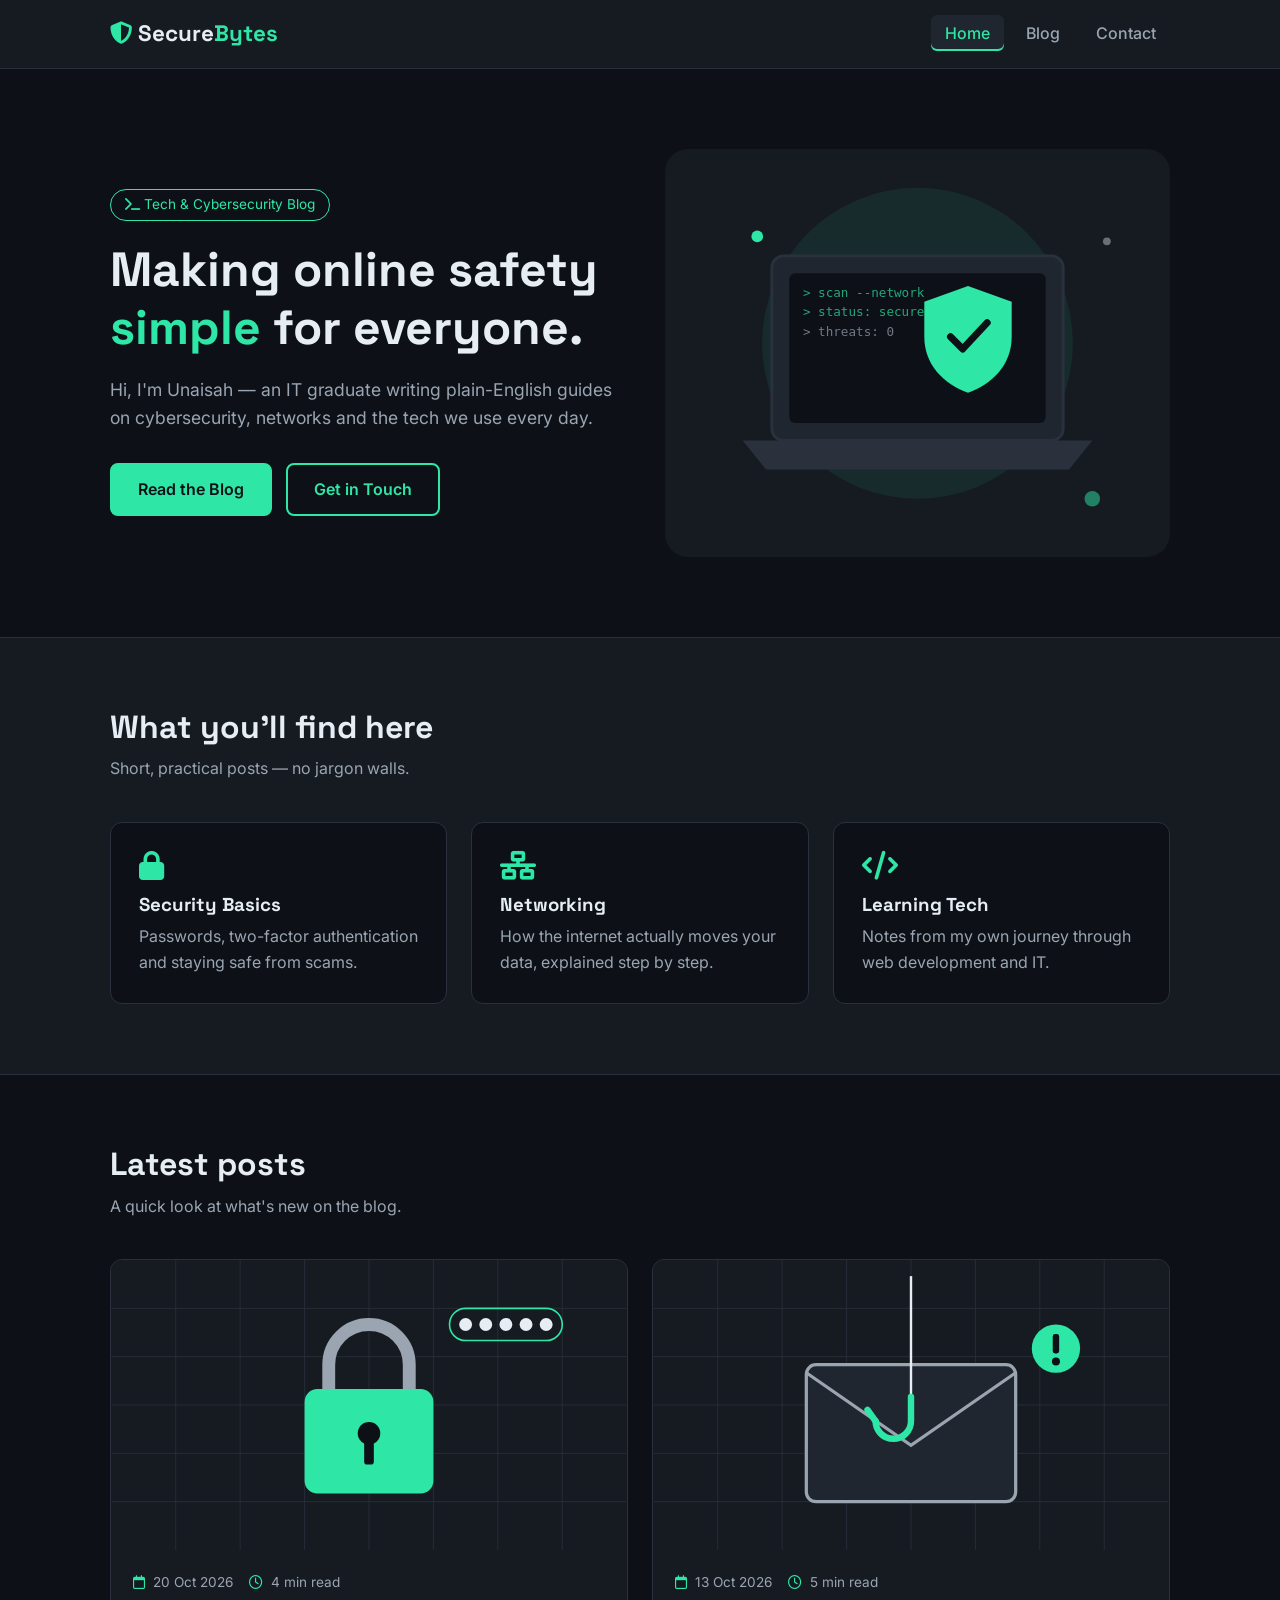
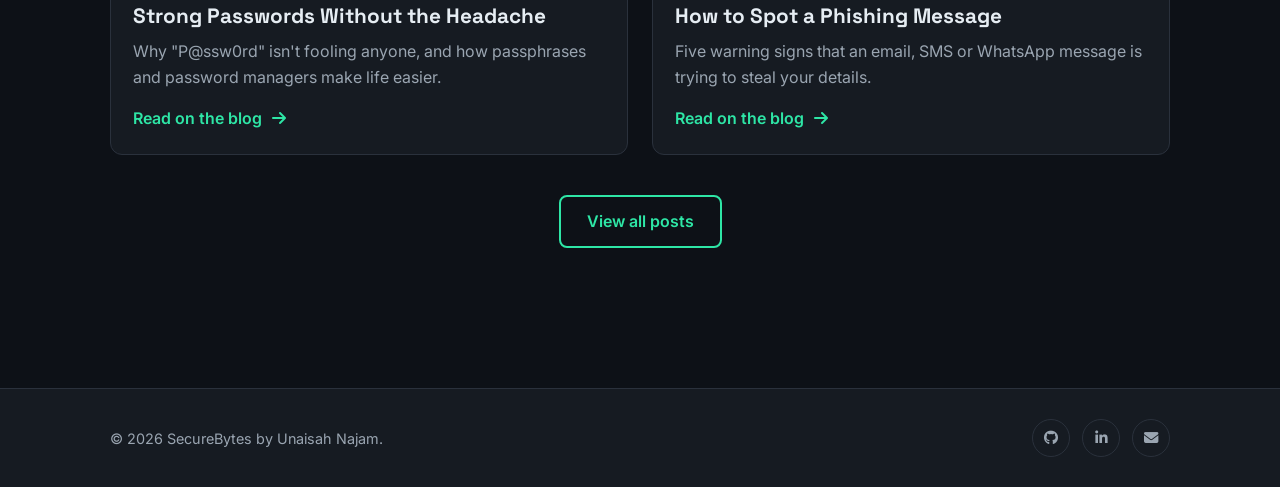
<file: index.html>
<!DOCTYPE html>
<html lang="en">
<head>
  <meta charset="UTF-8">
  <meta name="viewport" content="width=device-width, initial-scale=1.0">
  <meta name="description" content="SecureBytes — a beginner-friendly tech and cybersecurity blog by Unaisah Najam.">
  <title>Home | SecureBytes</title>

  <!-- Google Fonts -->
  <link rel="preconnect" href="https://fonts.googleapis.com">
  <link rel="preconnect" href="https://fonts.gstatic.com" crossorigin>
  <link href="https://fonts.googleapis.com/css2?family=Inter:wght@400;500;600&family=Space+Grotesk:wght@500;700&display=swap" rel="stylesheet">

  <!-- Font Awesome icons -->
  <link rel="stylesheet" href="https://cdnjs.cloudflare.com/ajax/libs/font-awesome/6.5.2/css/all.min.css">

  <!-- One shared stylesheet for every page -->
  <link rel="stylesheet" href="./css/style.css">
</head>
<body>

  <!-- ===== HEADER (identical on all pages) ===== -->
  <header class="site-header">
    <nav class="nav container">
      <a href="./index.html" class="logo"><i class="fa-solid fa-shield-halved"></i> Secure<span>Bytes</span></a>

      <input type="checkbox" id="nav-toggle" class="nav-toggle">
      <label for="nav-toggle" class="nav-toggle-label" aria-label="Open menu"><i class="fa-solid fa-bars"></i></label>

      <ul class="nav-links">
        <li><a href="./index.html" class="active">Home</a></li>
        <li><a href="./blog.html">Blog</a></li>
        <li><a href="./contact.html">Contact</a></li>
      </ul>
    </nav>
  </header>

  <main>
    <!-- ===== HERO ===== -->
    <section class="hero">
      <div class="container">
        <div class="hero-text">
          <span class="hero-tag"><i class="fa-solid fa-terminal"></i> Tech &amp; Cybersecurity Blog</span>
          <h1>Making online safety <span>simple</span> for everyone.</h1>
          <p>Hi, I'm Unaisah — an IT graduate writing plain-English guides on cybersecurity, networks and the tech we use every day.</p>
          <div class="hero-buttons">
            <a href="./blog.html" class="btn btn-primary">Read the Blog</a>
            <a href="./contact.html" class="btn btn-outline">Get in Touch</a>
          </div>
        </div>
        <div class="hero-image">
          <img src="./images/hero.svg" alt="Illustration of a laptop protected by a shield">
        </div>
      </div>
    </section>

    <!-- ===== SHORT INTRO ===== -->
    <section class="section intro">
      <div class="container">
        <h2 class="section-title">What you'll find here</h2>
        <p class="section-subtitle">Short, practical posts — no jargon walls.</p>

        <div class="intro-grid">
          <div class="intro-item">
            <i class="fa-solid fa-lock"></i>
            <h3>Security Basics</h3>
            <p>Passwords, two-factor authentication and staying safe from scams.</p>
          </div>
          <div class="intro-item">
            <i class="fa-solid fa-network-wired"></i>
            <h3>Networking</h3>
            <p>How the internet actually moves your data, explained step by step.</p>
          </div>
          <div class="intro-item">
            <i class="fa-solid fa-code"></i>
            <h3>Learning Tech</h3>
            <p>Notes from my own journey through web development and IT.</p>
          </div>
        </div>
      </div>
    </section>

    <!-- ===== LATEST POSTS (links to blog) ===== -->
    <section class="section">
      <div class="container">
        <h2 class="section-title">Latest posts</h2>
        <p class="section-subtitle">A quick look at what's new on the blog.</p>

        <div class="posts">
          <article class="post-card">
            <img src="./images/post-passwords.svg" alt="Padlock with password dots">
            <div class="post-body">
              <div class="post-meta">
                <span><i class="fa-regular fa-calendar"></i> 20 Oct 2026</span>
                <span><i class="fa-regular fa-clock"></i> 4 min read</span>
              </div>
              <h3>Strong Passwords Without the Headache</h3>
              <p>Why "P@ssw0rd" isn't fooling anyone, and how passphrases and password managers make life easier.</p>
              <a href="./blog.html" class="read-more">Read on the blog <i class="fa-solid fa-arrow-right"></i></a>
            </div>
          </article>

          <article class="post-card">
            <img src="./images/post-phishing.svg" alt="Envelope with a fishing hook">
            <div class="post-body">
              <div class="post-meta">
                <span><i class="fa-regular fa-calendar"></i> 13 Oct 2026</span>
                <span><i class="fa-regular fa-clock"></i> 5 min read</span>
              </div>
              <h3>How to Spot a Phishing Message</h3>
              <p>Five warning signs that an email, SMS or WhatsApp message is trying to steal your details.</p>
              <a href="./blog.html" class="read-more">Read on the blog <i class="fa-solid fa-arrow-right"></i></a>
            </div>
          </article>
        </div>

        <div class="center">
          <a href="./blog.html" class="btn btn-outline">View all posts</a>
        </div>
      </div>
    </section>
  </main>

  <!-- ===== FOOTER (identical on all pages) ===== -->
  <footer class="site-footer">
    <div class="container footer-content">
      <p>&copy; 2026 SecureBytes by Unaisah Najam. </p>
      <div class="footer-social">
        <a href="https://github.com/UnaisahNajam" target="_blank" rel="noopener" aria-label="GitHub"><i class="fa-brands fa-github"></i></a>
        <a href="https://www.linkedin.com/in/unaisah-najam-77894b395/" target="_blank" rel="noopener" aria-label="LinkedIn"><i class="fa-brands fa-linkedin-in"></i></a>
        <a href="mailto:unaisahnajam1@gmail.com" aria-label="Email"><i class="fa-solid fa-envelope"></i></a>
      </div>
    </div>
  </footer>

</body>
</html>
</file>
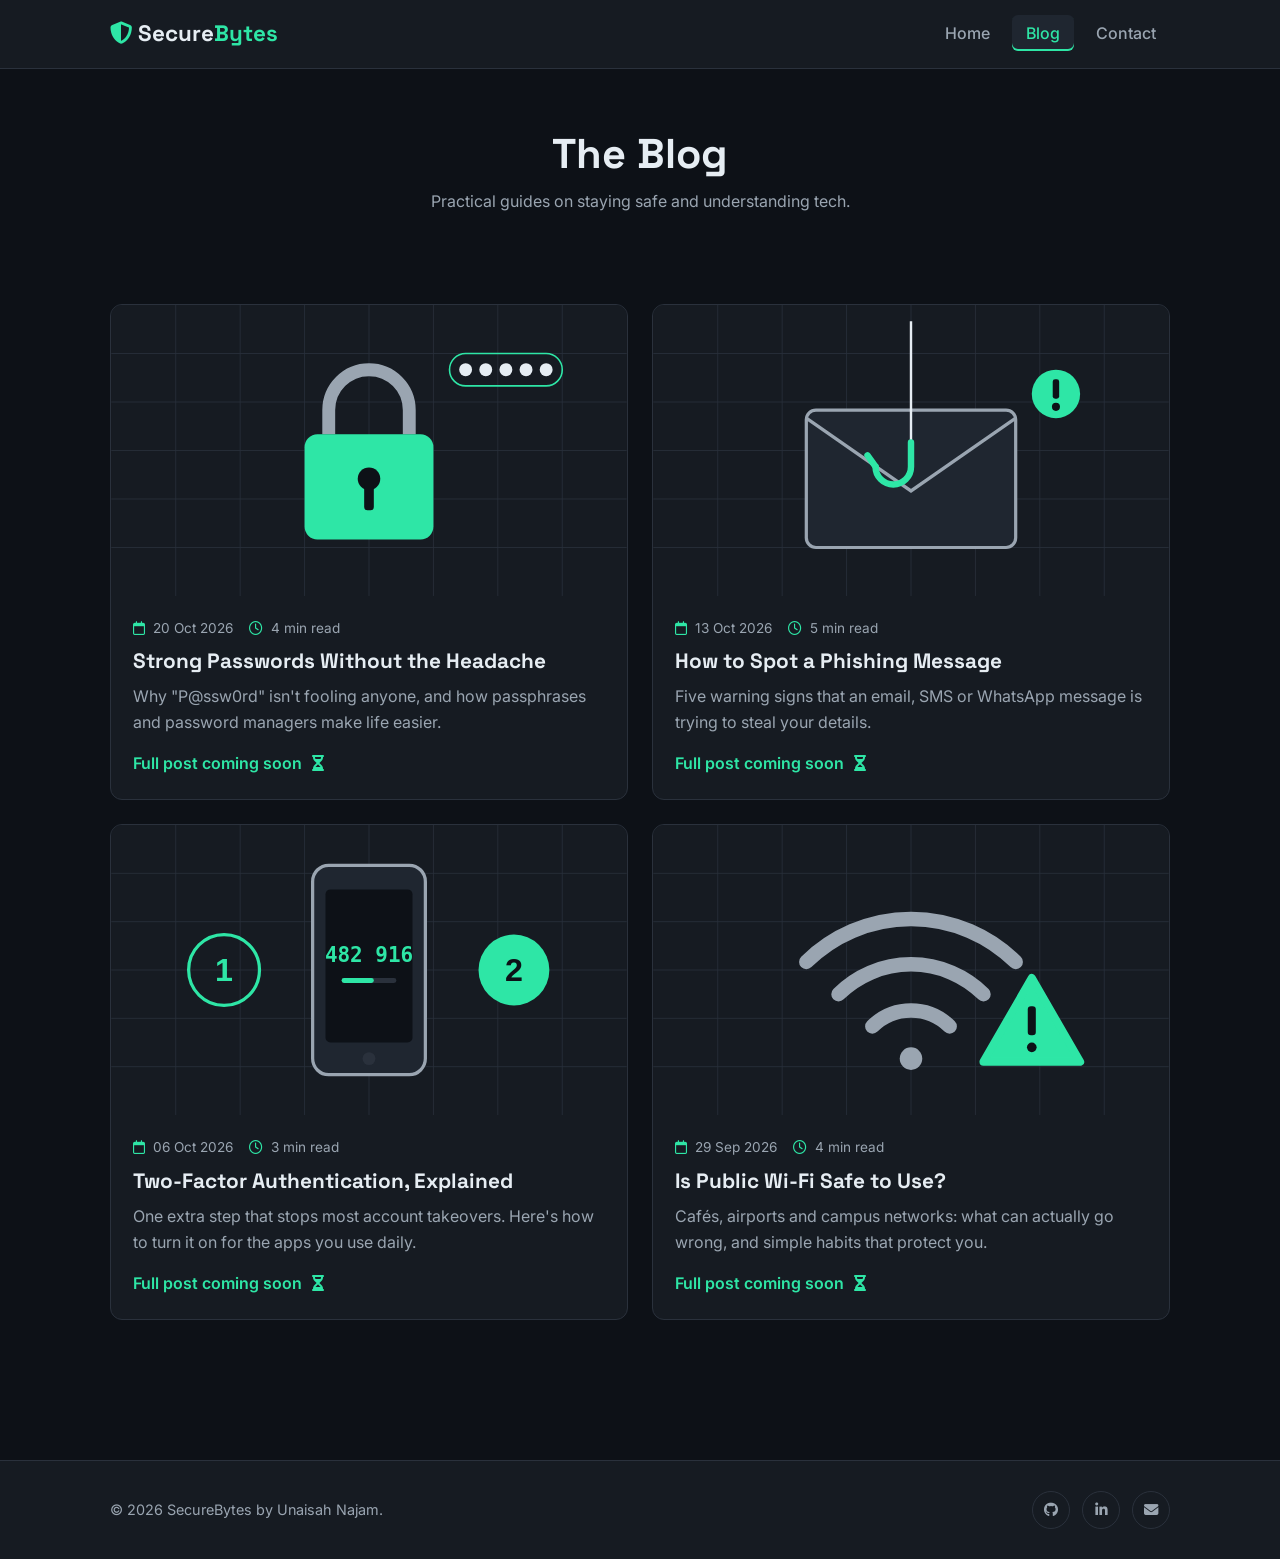
<file: blog.html>
<!DOCTYPE html>
<html lang="en">
<head>
  <meta charset="UTF-8">
  <meta name="viewport" content="width=device-width, initial-scale=1.0">
  <meta name="description" content="All posts on SecureBytes — tech and cybersecurity guides by Unaisah Najam.">
  <title>Blog | SecureBytes</title>

  <!-- Google Fonts -->
  <link rel="preconnect" href="https://fonts.googleapis.com">
  <link rel="preconnect" href="https://fonts.gstatic.com" crossorigin>
  <link href="https://fonts.googleapis.com/css2?family=Inter:wght@400;500;600&family=Space+Grotesk:wght@500;700&display=swap" rel="stylesheet">

  <!-- Font Awesome icons -->
  <link rel="stylesheet" href="https://cdnjs.cloudflare.com/ajax/libs/font-awesome/6.5.2/css/all.min.css">

  <!-- One shared stylesheet for every page -->
  <link rel="stylesheet" href="./css/style.css">
</head>
<body>

  <!-- ===== HEADER (identical on all pages) ===== -->
  <header class="site-header">
    <nav class="nav container">
      <a href="./index.html" class="logo"><i class="fa-solid fa-shield-halved"></i> Secure<span>Bytes</span></a>

      <input type="checkbox" id="nav-toggle" class="nav-toggle">
      <label for="nav-toggle" class="nav-toggle-label" aria-label="Open menu"><i class="fa-solid fa-bars"></i></label>

      <ul class="nav-links">
        <li><a href="./index.html">Home</a></li>
        <li><a href="./blog.html" class="active">Blog</a></li>
        <li><a href="./contact.html">Contact</a></li>
      </ul>
    </nav>
  </header>

  <main>
    <!-- ===== PAGE BANNER ===== -->
    <section class="page-banner">
      <div class="container">
        <h1>The Blog</h1>
        <p>Practical guides on staying safe and understanding tech.</p>
      </div>
    </section>

    <!-- ===== FOUR POST CARDS ===== -->
    <section class="section">
      <div class="container">
        <div class="posts">

          <article class="post-card">
            <img src="./images/post-passwords.svg" alt="Padlock with password dots">
            <div class="post-body">
              <div class="post-meta">
                <span><i class="fa-regular fa-calendar"></i> 20 Oct 2026</span>
                <span><i class="fa-regular fa-clock"></i> 4 min read</span>
              </div>
              <h3>Strong Passwords Without the Headache</h3>
              <p>Why "P@ssw0rd" isn't fooling anyone, and how passphrases and password managers make life easier.</p>
              <span class="read-more">Full post coming soon <i class="fa-solid fa-hourglass-half"></i></span>
            </div>
          </article>

          <article class="post-card">
            <img src="./images/post-phishing.svg" alt="Envelope with a fishing hook">
            <div class="post-body">
              <div class="post-meta">
                <span><i class="fa-regular fa-calendar"></i> 13 Oct 2026</span>
                <span><i class="fa-regular fa-clock"></i> 5 min read</span>
              </div>
              <h3>How to Spot a Phishing Message</h3>
              <p>Five warning signs that an email, SMS or WhatsApp message is trying to steal your details.</p>
              <span class="read-more">Full post coming soon <i class="fa-solid fa-hourglass-half"></i></span>
            </div>
          </article>

          <article class="post-card">
            <img src="./images/post-2fa.svg" alt="Phone showing a verification code">
            <div class="post-body">
              <div class="post-meta">
                <span><i class="fa-regular fa-calendar"></i> 06 Oct 2026</span>
                <span><i class="fa-regular fa-clock"></i> 3 min read</span>
              </div>
              <h3>Two-Factor Authentication, Explained</h3>
              <p>One extra step that stops most account takeovers. Here's how to turn it on for the apps you use daily.</p>
              <span class="read-more">Full post coming soon <i class="fa-solid fa-hourglass-half"></i></span>
            </div>
          </article>

          <article class="post-card">
            <img src="./images/post-wifi.svg" alt="Wi-Fi signal with a warning sign">
            <div class="post-body">
              <div class="post-meta">
                <span><i class="fa-regular fa-calendar"></i> 29 Sep 2026</span>
                <span><i class="fa-regular fa-clock"></i> 4 min read</span>
              </div>
              <h3>Is Public Wi-Fi Safe to Use?</h3>
              <p>Cafés, airports and campus networks: what can actually go wrong, and simple habits that protect you.</p>
              <span class="read-more">Full post coming soon <i class="fa-solid fa-hourglass-half"></i></span>
            </div>
          </article>

        </div>
      </div>
    </section>
  </main>

  <!-- ===== FOOTER (identical on all pages) ===== -->
  <footer class="site-footer">
    <div class="container footer-content">
      <p>&copy; 2026 SecureBytes by Unaisah Najam. </p>
      <div class="footer-social">
        <a href="https://github.com/UnaisahNajam" target="_blank" rel="noopener" aria-label="GitHub"><i class="fa-brands fa-github"></i></a>
        <a href="https://www.linkedin.com/in/unaisah-najam-77894b395/" target="_blank" rel="noopener" aria-label="LinkedIn"><i class="fa-brands fa-linkedin-in"></i></a>
        <a href="mailto:unaisahnajam1@gmail.com" aria-label="Email"><i class="fa-solid fa-envelope"></i></a>
      </div>
    </div>
  </footer>

</body>
</html>
</file>
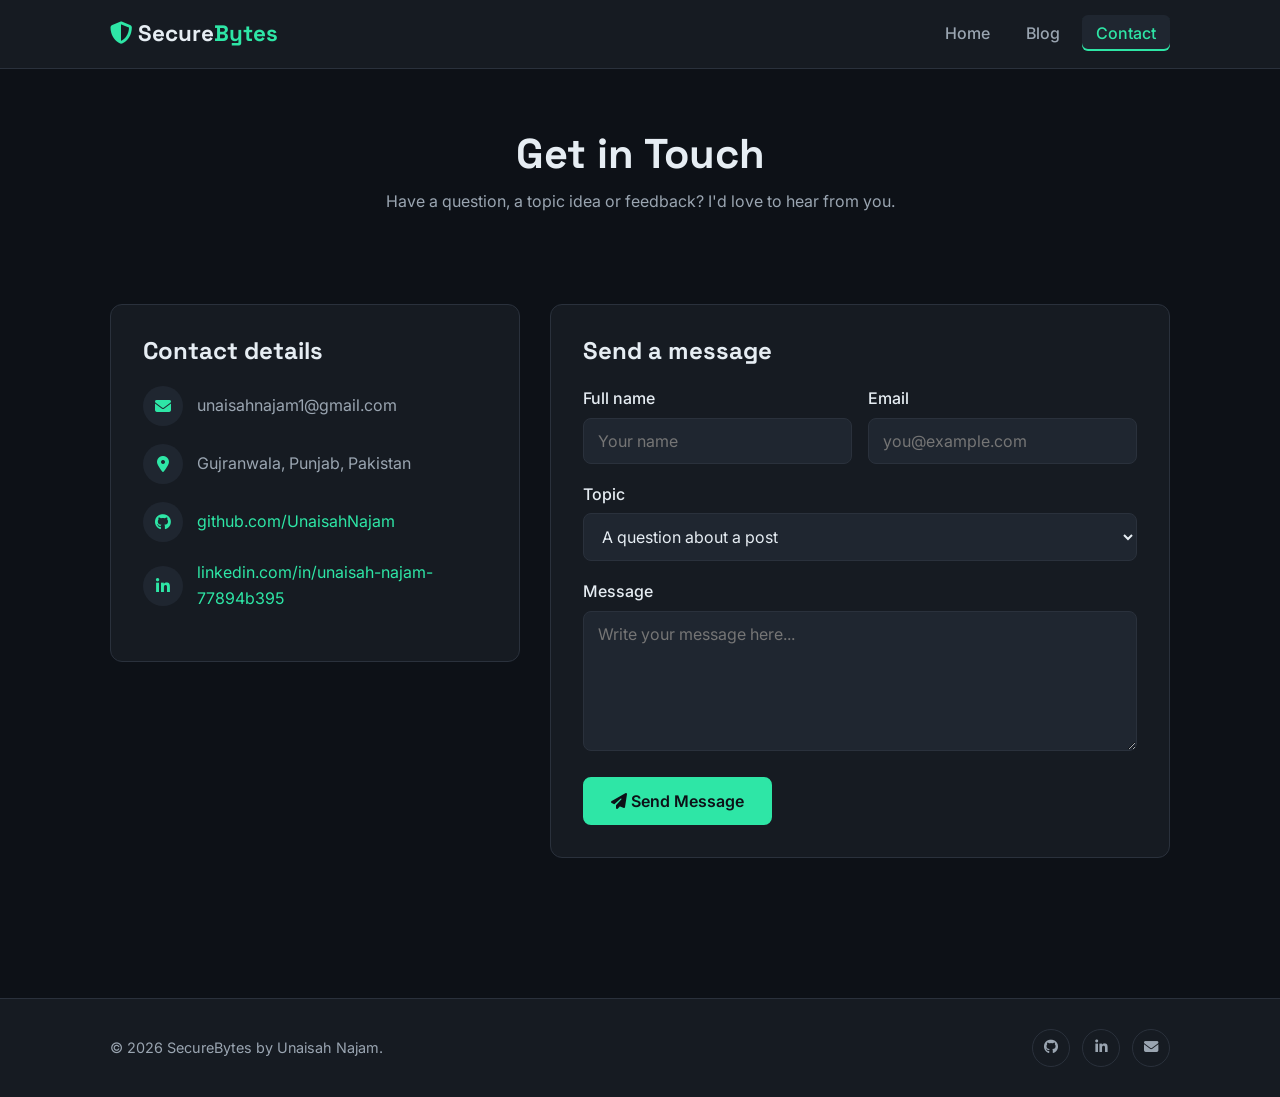
<file: contact.html>
<!DOCTYPE html>
<html lang="en">
<head>
  <meta charset="UTF-8">
  <meta name="viewport" content="width=device-width, initial-scale=1.0">
  <meta name="description" content="Contact Unaisah Najam, author of the SecureBytes blog.">
  <title>Contact | SecureBytes</title>

  <!-- Google Fonts -->
  <link rel="preconnect" href="https://fonts.googleapis.com">
  <link rel="preconnect" href="https://fonts.gstatic.com" crossorigin>
  <link href="https://fonts.googleapis.com/css2?family=Inter:wght@400;500;600&family=Space+Grotesk:wght@500;700&display=swap" rel="stylesheet">

  <!-- Font Awesome icons -->
  <link rel="stylesheet" href="https://cdnjs.cloudflare.com/ajax/libs/font-awesome/6.5.2/css/all.min.css">

  <!-- One shared stylesheet for every page -->
  <link rel="stylesheet" href="./css/style.css">
</head>
<body>

  <!-- ===== HEADER (identical on all pages) ===== -->
  <header class="site-header">
    <nav class="nav container">
      <a href="./index.html" class="logo"><i class="fa-solid fa-shield-halved"></i> Secure<span>Bytes</span></a>

      <input type="checkbox" id="nav-toggle" class="nav-toggle">
      <label for="nav-toggle" class="nav-toggle-label" aria-label="Open menu"><i class="fa-solid fa-bars"></i></label>

      <ul class="nav-links">
        <li><a href="./index.html">Home</a></li>
        <li><a href="./blog.html">Blog</a></li>
        <li><a href="./contact.html" class="active">Contact</a></li>
      </ul>
    </nav>
  </header>

  <main>
    <!-- ===== PAGE BANNER ===== -->
    <section class="page-banner">
      <div class="container">
        <h1>Get in Touch</h1>
        <p>Have a question, a topic idea or feedback? I'd love to hear from you.</p>
      </div>
    </section>

    <section class="section">
      <div class="container contact-wrapper">

        <!-- ===== CONTACT DETAILS ===== -->
        <div class="contact-info">
          <h2>Contact details</h2>
          <ul class="contact-list">
            <li><i class="fa-solid fa-envelope"></i> unaisahnajam1@gmail.com</li>
            <li><i class="fa-solid fa-location-dot"></i> Gujranwala, Punjab, Pakistan</li>
            <li><i class="fa-brands fa-github"></i> <a href="https://github.com/UnaisahNajam" target="_blank" rel="noopener">github.com/UnaisahNajam</a></li>
            <li><i class="fa-brands fa-linkedin-in"></i> <a href="https://www.linkedin.com/in/unaisah-najam-77894b395/" target="_blank" rel="noopener" aria-label="LinkedIn">linkedin.com/in/unaisah-najam-77894b395</a></li>
          </ul>
        </div>

        <!-- ===== CONTACT FORM ===== -->
        <form class="contact-form" action="#" method="post">
          <h2>Send a message</h2>

          <div class="form-row">
            <div class="form-group">
              <label for="name">Full name</label>
              <input type="text" id="name" name="name" placeholder="Your name" required>
            </div>
            <div class="form-group">
              <label for="email">Email</label>
              <input type="email" id="email" name="email" placeholder="you@example.com" required>
            </div>
          </div>

          <div class="form-group">
            <label for="topic">Topic</label>
            <select id="topic" name="topic">
              <option value="question">A question about a post</option>
              <option value="idea">Suggest a topic</option>
              <option value="feedback">General feedback</option>
            </select>
          </div>

          <div class="form-group">
            <label for="message">Message</label>
            <textarea id="message" name="message" placeholder="Write your message here..." required></textarea>
          </div>

          <button type="submit" class="btn btn-primary"><i class="fa-solid fa-paper-plane"></i> Send Message</button>
        </form>

      </div>
    </section>
  </main>

  <!-- ===== FOOTER (identical on all pages) ===== -->
  <footer class="site-footer">
    <div class="container footer-content">
      <p>&copy; 2026 SecureBytes by Unaisah Najam.</p>
      <div class="footer-social">
        <a href="https://github.com/UnaisahNajam" target="_blank" rel="noopener" aria-label="GitHub"><i class="fa-brands fa-github"></i></a>
        <a href="https://www.linkedin.com/in/unaisah-najam-77894b395/" target="_blank" rel="noopener" aria-label="LinkedIn"><i class="fa-brands fa-linkedin-in"></i></a>
        <a href="mailto:unaisahnajam1@gmail.com" aria-label="Email"><i class="fa-solid fa-envelope"></i></a>
      </div>
    </div>
  </footer>

</body>
</html>
</file>
<file: css/style.css>
/* =========================================================
   SecureBytes — shared stylesheet for all three pages
   Author: Unaisah Najam | TSG Web Development, Project 03
   ========================================================= */

/* ---------- 1. Design tokens (colours, fonts, spacing) ---------- */
:root {
  --bg: #0d1117;          /* page background */
  --surface: #161b22;     /* cards, header, footer */
  --surface-2: #1f2630;   /* inputs, hover states */
  --border: #2a313c;
  --text: #e6edf3;        /* main text */
  --muted: #9aa5b1;       /* secondary text */
  --accent: #2ee6a6;      /* mint green highlight */
  --accent-dark: #1fb886;

  --font-heading: "Space Grotesk", sans-serif;
  --font-body: "Inter", sans-serif;

  --radius: 12px;
  --max-width: 1100px;
}

/* ---------- 2. Reset & base ---------- */
*,
*::before,
*::after {
  box-sizing: border-box;
  margin: 0;
  padding: 0;
}

html {
  scroll-behavior: smooth;
}

body {
  background: var(--bg);
  color: var(--text);
  font-family: var(--font-body);
  line-height: 1.6;
  display: flex;            /* keeps footer at bottom on short pages */
  flex-direction: column;
  min-height: 100vh;
}

main {
  flex: 1;
}

img {
  max-width: 100%;          /* images never overflow on mobile */
  display: block;
}

a {
  color: var(--accent);
  text-decoration: none;
}

h1,
h2,
h3 {
  font-family: var(--font-heading);
  line-height: 1.2;
}

.container {
  width: 100%;
  max-width: var(--max-width);
  margin: 0 auto;
  padding: 0 20px;
}

.section {
  padding: 70px 0;
}

.section-title {
  font-size: 2rem;
  margin-bottom: 10px;
}

.section-subtitle {
  color: var(--muted);
  margin-bottom: 40px;
}

/* ---------- 3. Buttons ---------- */
.btn {
  display: inline-block;
  padding: 12px 26px;
  border-radius: 8px;
  font-weight: 600;
  border: 2px solid var(--accent);
  transition: background 0.2s, color 0.2s;
  cursor: pointer;
  font-family: var(--font-body);
  font-size: 1rem;
}

.btn-primary {
  background: var(--accent);
  color: var(--bg);
}

.btn-primary:hover {
  background: var(--accent-dark);
  border-color: var(--accent-dark);
}

.btn-outline {
  background: transparent;
  color: var(--accent);
}

.btn-outline:hover {
  background: var(--accent);
  color: var(--bg);
}

/* ---------- 4. Header & navigation (same on every page) ---------- */
.site-header {
  background: var(--surface);
  border-bottom: 1px solid var(--border);
  position: sticky;
  top: 0;
  z-index: 10;
}

.nav {
  display: flex;
  align-items: center;
  justify-content: space-between;
  flex-wrap: wrap;
  padding: 16px 20px;
}

.logo {
  font-family: var(--font-heading);
  font-size: 1.4rem;
  font-weight: 700;
  color: var(--text);
}

.logo i,
.logo span {
  color: var(--accent);
}

.nav-links {
  display: flex;
  gap: 8px;
  list-style: none;
}

.nav-links a {
  color: var(--muted);
  padding: 8px 14px;
  border-radius: 6px;
  font-weight: 500;
  transition: color 0.2s, background 0.2s;
}

.nav-links a:hover {
  color: var(--text);
  background: var(--surface-2);
}

/* Active page indicator: the current page gets class="active" */
.nav-links a.active {
  color: var(--accent);
  background: var(--surface-2);
  box-shadow: inset 0 -2px 0 var(--accent);
}

/* Hamburger toggle (CSS-only, uses a hidden checkbox) */
.nav-toggle {
  display: none;
}

.nav-toggle-label {
  display: none;
  font-size: 1.5rem;
  color: var(--text);
  cursor: pointer;
}

/* ---------- 5. Home page: hero ---------- */
.hero {
  padding: 80px 0;
}

.hero .container {
  display: flex;
  align-items: center;
  gap: 50px;
}

.hero-text {
  flex: 1;
}

.hero-tag {
  display: inline-block;
  color: var(--accent);
  border: 1px solid var(--accent);
  border-radius: 20px;
  padding: 4px 14px;
  font-size: 0.85rem;
  margin-bottom: 20px;
}

.hero-text h1 {
  font-size: 3rem;
  margin-bottom: 20px;
}

.hero-text h1 span {
  color: var(--accent);
}

.hero-text p {
  color: var(--muted);
  font-size: 1.1rem;
  margin-bottom: 30px;
}

.hero-buttons {
  display: flex;
  gap: 14px;
  flex-wrap: wrap;
}

.hero-image {
  flex: 1;
}

/* ---------- 6. Home page: intro / about ---------- */
.intro {
  background: var(--surface);
  border-top: 1px solid var(--border);
  border-bottom: 1px solid var(--border);
}

.intro-grid {
  display: flex;
  gap: 24px;
  flex-wrap: wrap;
}

.intro-item {
  flex: 1 1 280px;
  background: var(--bg);
  border: 1px solid var(--border);
  border-radius: var(--radius);
  padding: 28px;
}

.intro-item i {
  font-size: 1.8rem;
  color: var(--accent);
  margin-bottom: 14px;
}

.intro-item h3 {
  margin-bottom: 8px;
}

.intro-item p {
  color: var(--muted);
}

/* ---------- 7. Post cards (home "latest" + blog page) ---------- */
.page-banner {
  padding: 60px 0 20px;
  text-align: center;
}

.page-banner h1 {
  font-size: 2.6rem;
  margin-bottom: 10px;
}

.page-banner p {
  color: var(--muted);
}

.posts {
  display: flex;
  flex-wrap: wrap;
  gap: 24px;
}

.post-card {
  flex: 1 1 calc(50% - 12px);   /* two cards per row on desktop */
  background: var(--surface);
  border: 1px solid var(--border);
  border-radius: var(--radius);
  overflow: hidden;
  display: flex;
  flex-direction: column;
  transition: transform 0.2s, border-color 0.2s;
}

.post-card:hover {
  transform: translateY(-4px);
  border-color: var(--accent);
}

.post-card img {
  width: 100%;
  aspect-ratio: 16 / 9;
  object-fit: cover;
}

.post-body {
  padding: 22px;
  display: flex;
  flex-direction: column;
  flex: 1;
}

.post-meta {
  display: flex;
  gap: 16px;
  color: var(--muted);
  font-size: 0.85rem;
  margin-bottom: 10px;
}

.post-meta i {
  color: var(--accent);
  margin-right: 4px;
}

.post-body h3 {
  font-size: 1.3rem;
  margin-bottom: 10px;
}

.post-body p {
  color: var(--muted);
  flex: 1;
  margin-bottom: 16px;
}

.read-more {
  font-weight: 600;
  color: var(--accent);
}

.read-more i {
  margin-left: 6px;
  transition: margin-left 0.2s;
}

.read-more:hover i {
  margin-left: 10px;
}

.center {
  text-align: center;
  margin-top: 40px;
}

/* ---------- 8. Contact page ---------- */
.contact-wrapper {
  display: flex;
  align-items: flex-start;
  gap: 30px;
  flex-wrap: wrap;
}

.contact-info,
.contact-form {
  background: var(--surface);
  border: 1px solid var(--border);
  border-radius: var(--radius);
  padding: 32px;
}

.contact-info {
  flex: 1 1 300px;
}

.contact-form {
  flex: 2 1 400px;
}

.contact-info h2,
.contact-form h2 {
  font-size: 1.5rem;
  margin-bottom: 20px;
}

.contact-list {
  list-style: none;
}

.contact-list li {
  display: flex;
  align-items: center;
  gap: 14px;
  margin-bottom: 18px;
  color: var(--muted);
  word-break: break-word;
}

.contact-list i {
  width: 40px;
  height: 40px;
  flex-shrink: 0;
  display: flex;
  align-items: center;
  justify-content: center;
  background: var(--surface-2);
  color: var(--accent);
  border-radius: 50%;
}

.form-row {
  display: flex;
  gap: 16px;
  flex-wrap: wrap;
}

.form-group {
  flex: 1 1 200px;
  margin-bottom: 18px;
}

.form-group label {
  display: block;
  font-weight: 500;
  margin-bottom: 6px;
}

.form-group input,
.form-group select,
.form-group textarea {
  width: 100%;
  padding: 12px 14px;
  background: var(--surface-2);
  border: 1px solid var(--border);
  border-radius: 8px;
  color: var(--text);
  font-family: var(--font-body);
  font-size: 1rem;
}

.form-group textarea {
  resize: vertical;
  min-height: 140px;
}

.form-group input:focus,
.form-group select:focus,
.form-group textarea:focus {
  outline: none;
  border-color: var(--accent);
}

/* ---------- 9. Footer (same on every page) ---------- */
.site-footer {
  background: var(--surface);
  border-top: 1px solid var(--border);
  padding: 30px 0;
  margin-top: 70px;
}

.footer-content {
  display: flex;
  justify-content: space-between;
  align-items: center;
  flex-wrap: wrap;
  gap: 16px;
  color: var(--muted);
  font-size: 0.9rem;
}

.footer-social {
  display: flex;
  gap: 12px;
}

.footer-social a {
  width: 38px;
  height: 38px;
  display: flex;
  align-items: center;
  justify-content: center;
  border: 1px solid var(--border);
  border-radius: 50%;
  color: var(--muted);
  transition: color 0.2s, border-color 0.2s;
}

.footer-social a:hover {
  color: var(--accent);
  border-color: var(--accent);
}

/* ---------- 10. Responsive (tablet & mobile) ---------- */
@media (max-width: 768px) {
  /* Show hamburger, hide links until it is clicked */
  .nav-toggle-label {
    display: block;
  }

  .nav-links {
    display: none;
    flex-direction: column;
    width: 100%;
    margin-top: 14px;
  }

  .nav-toggle:checked ~ .nav-links {
    display: flex;
  }

  /* Stack hero text above image */
  .hero {
    padding: 50px 0;
  }

  .hero .container {
    flex-direction: column-reverse;
    gap: 30px;
  }

  .hero-text h1 {
    font-size: 2.2rem;
  }

  /* One post card per row */
  .post-card {
    flex-basis: 100%;
  }

  .section {
    padding: 50px 0;
  }

  .page-banner h1 {
    font-size: 2rem;
  }

  .contact-info,
  .contact-form {
    padding: 22px;
  }

  .footer-content {
    flex-direction: column;
    text-align: center;
  }
}
</file>
